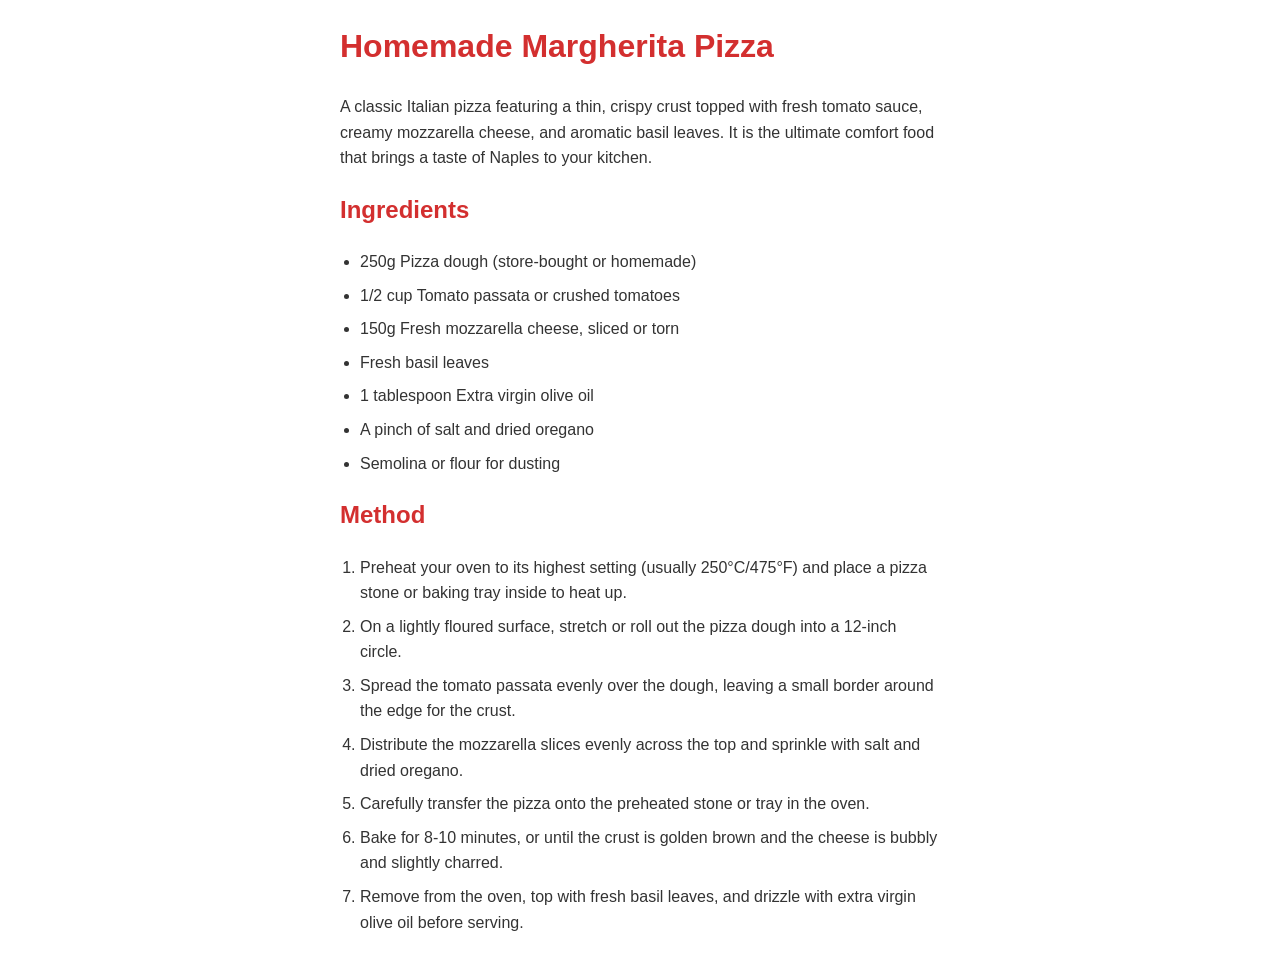
<file: chapter-1/index.html>
<!DOCTYPE html>
<html lang="en">
<head>
    <meta charset="UTF-8">
    <title>Homemade Margherita Pizza Recipe</title>
    <link rel="stylesheet" href="style.css">
</head>
<body>

    <h1>Homemade Margherita Pizza</h1>

    <p>A classic Italian pizza featuring a thin, crispy crust topped with fresh tomato sauce, creamy mozzarella cheese, and aromatic basil leaves. It is the ultimate comfort food that brings a taste of Naples to your kitchen.</p>

    <h2>Ingredients</h2>

    <ul>
        <li>250g Pizza dough (store-bought or homemade)</li>
        <li>1/2 cup Tomato passata or crushed tomatoes</li>
        <li>150g Fresh mozzarella cheese, sliced or torn</li>
        <li>Fresh basil leaves</li>
        <li>1 tablespoon Extra virgin olive oil</li>
        <li>A pinch of salt and dried oregano</li>
        <li>Semolina or flour for dusting</li>
    </ul>

    <h2>Method</h2>

    <ol>
        <li>Preheat your oven to its highest setting (usually 250°C/475°F) and place a pizza stone or baking tray inside to heat up.</li>
        <li>On a lightly floured surface, stretch or roll out the pizza dough into a 12-inch circle.</li>
        <li>Spread the tomato passata evenly over the dough, leaving a small border around the edge for the crust.</li>
        <li>Distribute the mozzarella slices evenly across the top and sprinkle with salt and dried oregano.</li>
        <li>Carefully transfer the pizza onto the preheated stone or tray in the oven.</li>
        <li>Bake for 8-10 minutes, or until the crust is golden brown and the cheese is bubbly and slightly charred.</li>
        <li>Remove from the oven, top with fresh basil leaves, and drizzle with extra virgin olive oil before serving.</li>
    </ol>

</body>
</html>
</file>
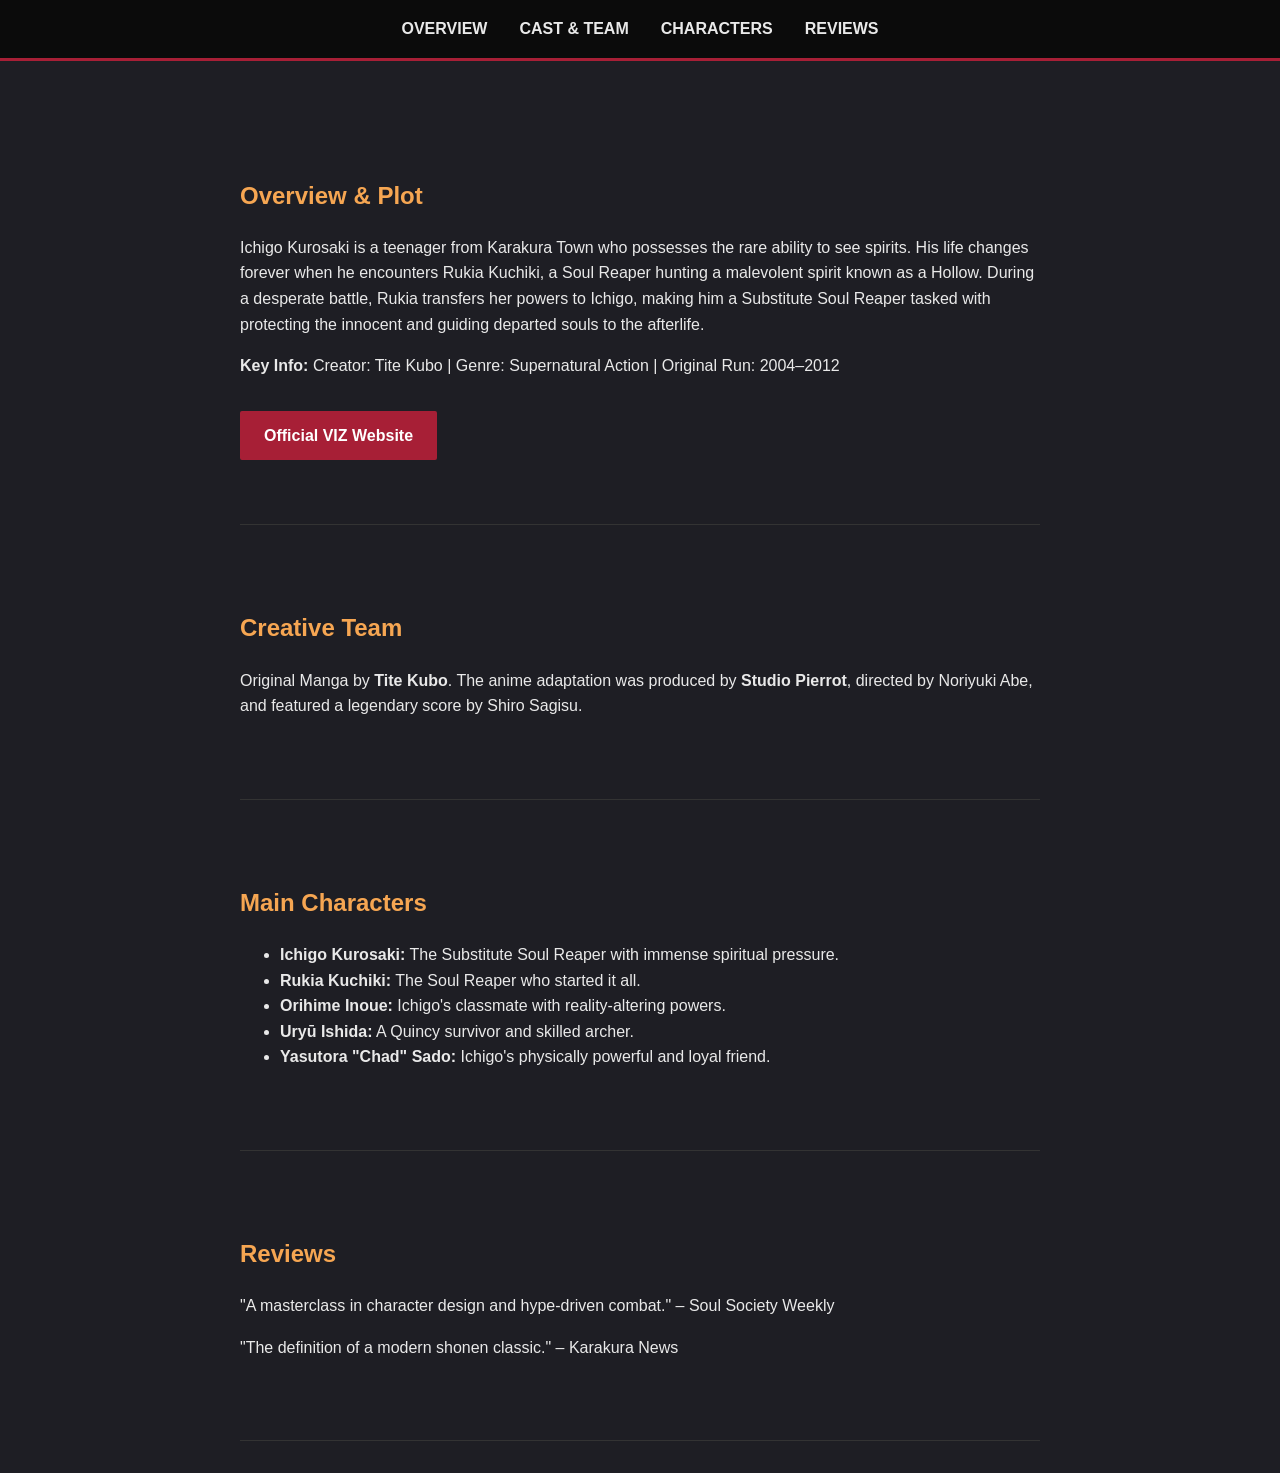
<file: chapter-2/index.html>
<!DOCTYPE html>
<html lang="en">
<head>
    <meta charset="UTF-8">
    <meta name="viewport" content="width=device-width, initial-scale=1.0">
    <title>Bleach | Soul Society Archive</title>
    <link rel="stylesheet" href="style.css">
</head>
<body>

    <nav class="navbar">
        <a href="#overview">Overview</a>
        <a href="#cast">Cast & Team</a>
        <a href="#characters">Characters</a>
        <a href="#reviews">Reviews</a>
    </nav>

    <main class="container">
        <section id="overview" class="content-section">
            <h2>Overview & Plot</h2>
            <p>Ichigo Kurosaki is a teenager from Karakura Town who possesses the rare ability to see spirits. His life changes forever when he encounters Rukia Kuchiki, a Soul Reaper hunting a malevolent spirit known as a Hollow. During a desperate battle, Rukia transfers her powers to Ichigo, making him a Substitute Soul Reaper tasked with protecting the innocent and guiding departed souls to the afterlife.</p>
            <p><strong>Key Info:</strong> Creator: Tite Kubo | Genre: Supernatural Action | Original Run: 2004–2012</p>
            <a href="https://www.viz.com/bleach" target="_blank" class="btn-link">Official VIZ Website</a>
        </section>

        <section id="cast" class="content-section">
            <h2>Creative Team</h2>
            <p>Original Manga by <strong>Tite Kubo</strong>. The anime adaptation was produced by <strong>Studio Pierrot</strong>, directed by Noriyuki Abe, and featured a legendary score by Shiro Sagisu.</p>
        </section>

        <section id="characters" class="content-section">
            <h2>Main Characters</h2>
            <ul>
                <li><strong>Ichigo Kurosaki:</strong> The Substitute Soul Reaper with immense spiritual pressure.</li>
                <li><strong>Rukia Kuchiki:</strong> The Soul Reaper who started it all.</li>
                <li><strong>Orihime Inoue:</strong> Ichigo's classmate with reality-altering powers.</li>
                <li><strong>Uryū Ishida:</strong> A Quincy survivor and skilled archer.</li>
                <li><strong>Yasutora "Chad" Sado:</strong> Ichigo's physically powerful and loyal friend.</li>
            </ul>
        </section>

        <section id="reviews" class="content-section">
            <h2>Reviews</h2>
            <p>"A masterclass in character design and hype-driven combat." – Soul Society Weekly</p>
            <p>"The definition of a modern shonen classic." – Karakura News</p>
        </section>
    </main>

</body>
</html>
</file>
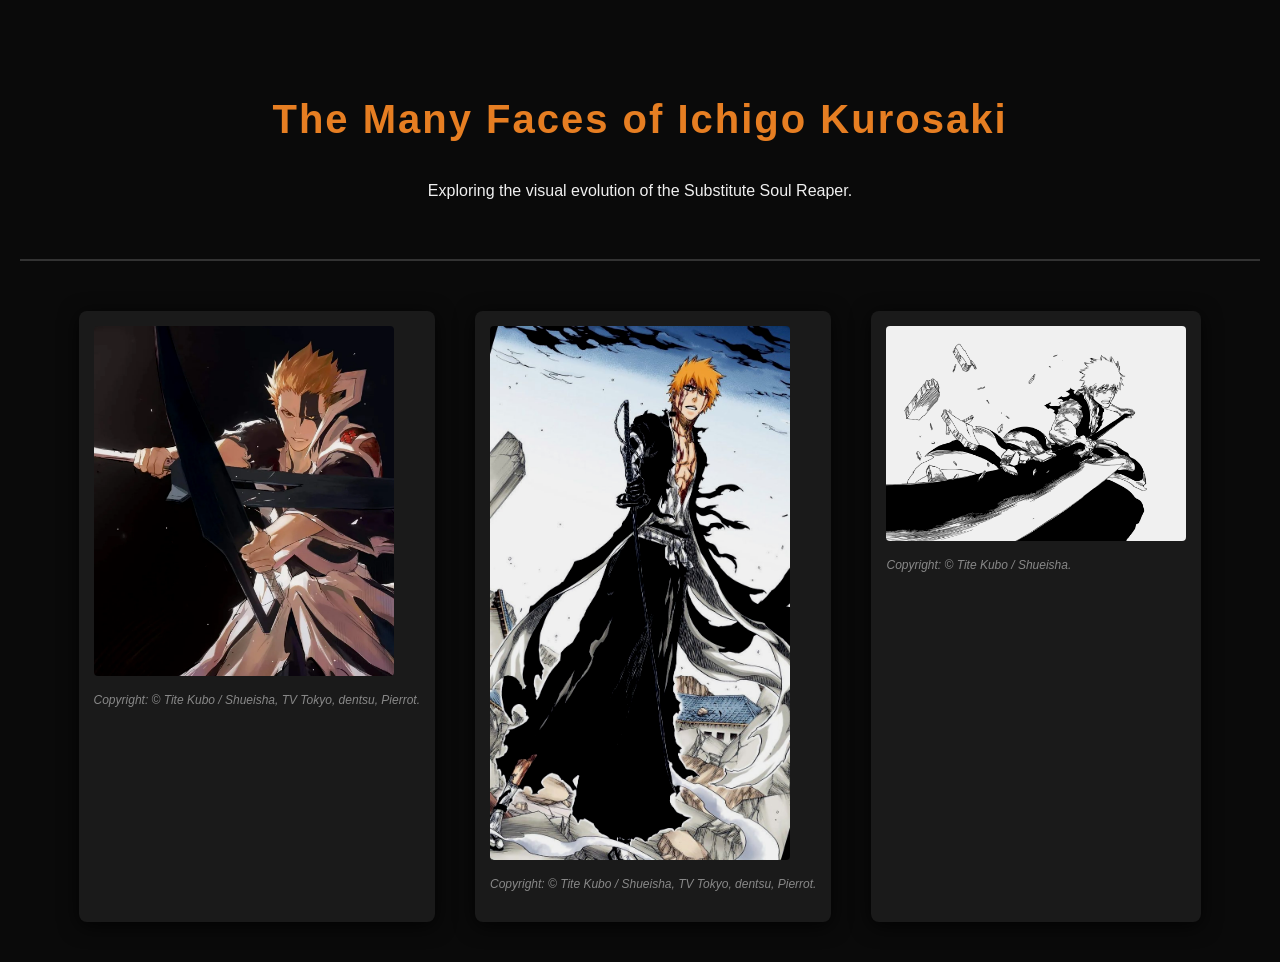
<file: chapter-3/index.html>
<!DOCTYPE html>
<html lang="en">
<head>
    <meta charset="UTF-8">
    <title>Bleach: Evolution of a Substitute Soul Reaper</title>
    <link rel="stylesheet" href="style.css">
</head>
<body>

    <header>
        <h1>The Many Faces of Ichigo Kurosaki</h1>
        <p>Exploring the visual evolution of the Substitute Soul Reaper.</p>
    </header>

    <main class="gallery">
        <div class="image-card">
            <img src="tsi.webp" 
                 alt="Ichigo Kurosaki wielding dual blades" 
                 width="300" height="341" 
                 title="True Shikai Form">
            <p class="license">Copyright: &copy; Tite Kubo / Shueisha, TV Tokyo, dentsu, Pierrot.</p>
        </div>

        <div class="image-card">
            <img src="ichigoat.jpg" 
                 alt="Ichigo Kurosaki in Tensa Zangetsu bankai form" 
                 width="300" height="533" 
                 title="The GOAT: Final Battle Stance">
            <p class="license">Copyright: &copy; Tite Kubo / Shueisha, TV Tokyo, dentsu, Pierrot.</p>
        </div>

        <div class="image-card">
            <img src="ichigos-original-zangetsu.webp" 
                 alt="Black and white manga panel of Ichigo with original Zangetsu" 
                 width="300" height="212" 
                 title="The Beginning: Original Zangetsu">
            <p class="license">Copyright: &copy; Tite Kubo / Shueisha.</p>
        </div>
    </main>

</body>
</html>
</file>
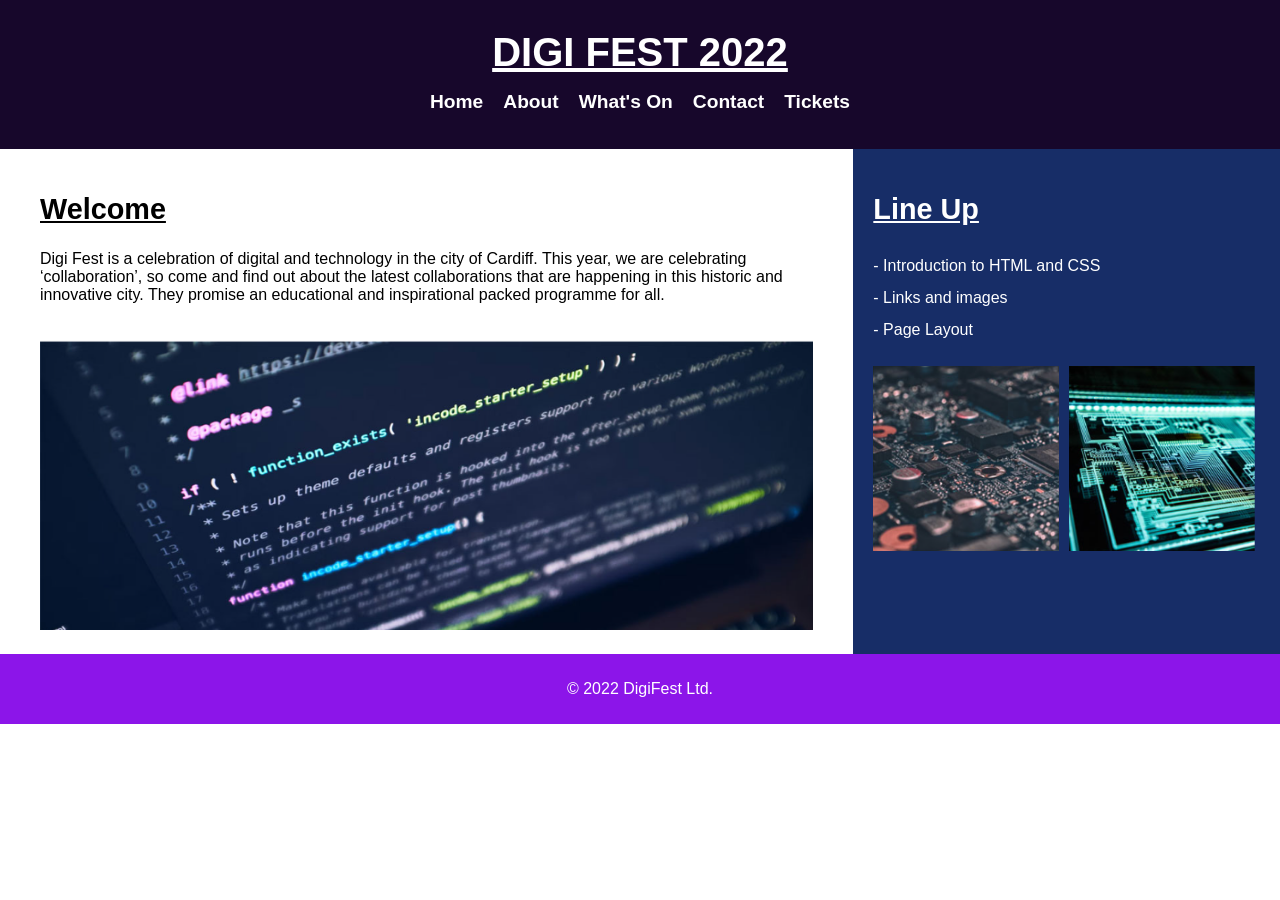
<file: chapter-4/index.html>
<!DOCTYPE html>
<html lang="en">
<head>
    <meta charset="UTF-8">
    <meta name="viewport" content="width=device-width, initial-scale=1.0">
    <title>Digi Fest 2022</title>
    <link rel="stylesheet" href="style.css">
</head>
<body>

    <header class="main-header">
        <h1>DIGI FEST 2022</h1>
        <nav>
            <ul>
                <li><a href="#">Home</a></li>
                <li><a href="#">About</a></li>
                <li><a href="#">What's On</a></li>
                <li><a href="#">Contact</a></li>
                <li><a href="#">Tickets</a></li>
            </ul>
        </nav>
    </header>

    <main class="container">
        <section class="welcome-content">
            <article>
                <h2>Welcome</h2>
                <p>Digi Fest is a celebration of digital and technology in the city of Cardiff. This year, we are celebrating ‘collaboration’, so come and find out about the latest collaborations that are happening in this historic and innovative city. They promise an educational and inspirational packed programme for all.</p>
                <img src="image-1.png" alt="Source code on a screen" class="feature-img">
            </article>
        </section>

        <aside class="sidebar">
            <h2>Line Up</h2>
            <ul class="lineup-list">
                <li>- Introduction to HTML and CSS</li>
                <li>- Links and images</li>
                <li>- Page Layout</li>
            </ul>
            <div class="sidebar-images">
                <img src="image-2.png" alt="Circuit board close up" class="square-img">
                <img src="image-3.png" alt="Digital circuitry" class="square-img">
            </div>
        </aside>
    </main>

    <footer class="main-footer">
        <p>&copy; 2022 DigiFest Ltd.</p>
    </footer>

</body>
</html>
</file>
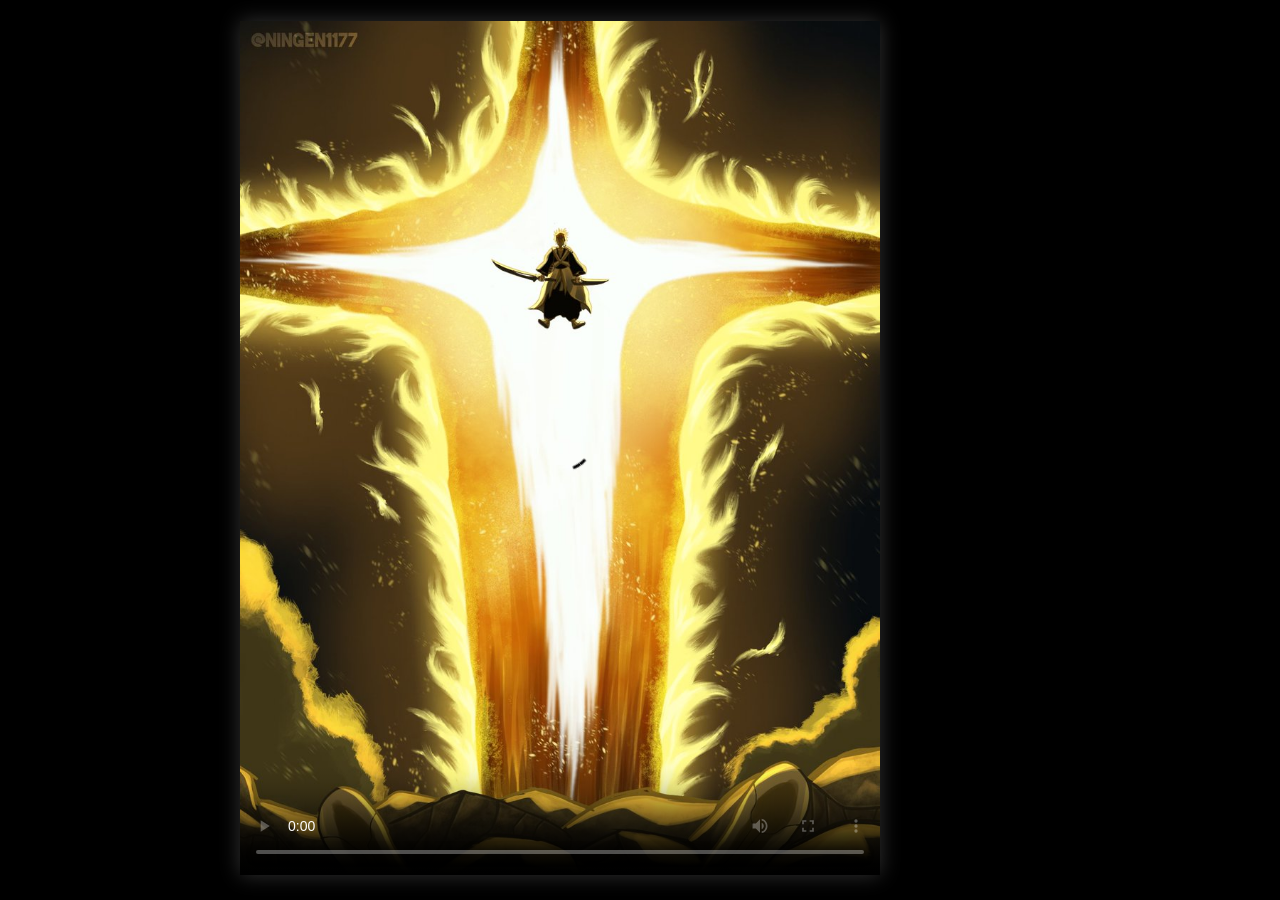
<file: chapter-5/index.html>
<!DOCTYPE html>
<html lang="en">
<head>
    <meta charset="UTF-8">
    <title>Embedded Video Exercise</title>
    <style>
        body, html {
            height: 100%;
            margin: 0;
            display: flex;
            justify-content: center;
            align-items: center;
            background-color: #000;
        }

        video {
            max-width: 80%;
            height: auto;
            box-shadow: 0 0 20px rgba(255, 255, 255, 0.2);
        }
    </style>
</head>
<body>
<main>
<video

     src="getsuga jujisho.mp4" type="video/mp4" height="300" width="800"
     controls 
     loop 
     poster="getsuga jujishou.jpg" height="300" width="800"
       
        Your browser does not support the video tag.

    </video> 

</main>
    
    
    

</body>
</html>
</file>
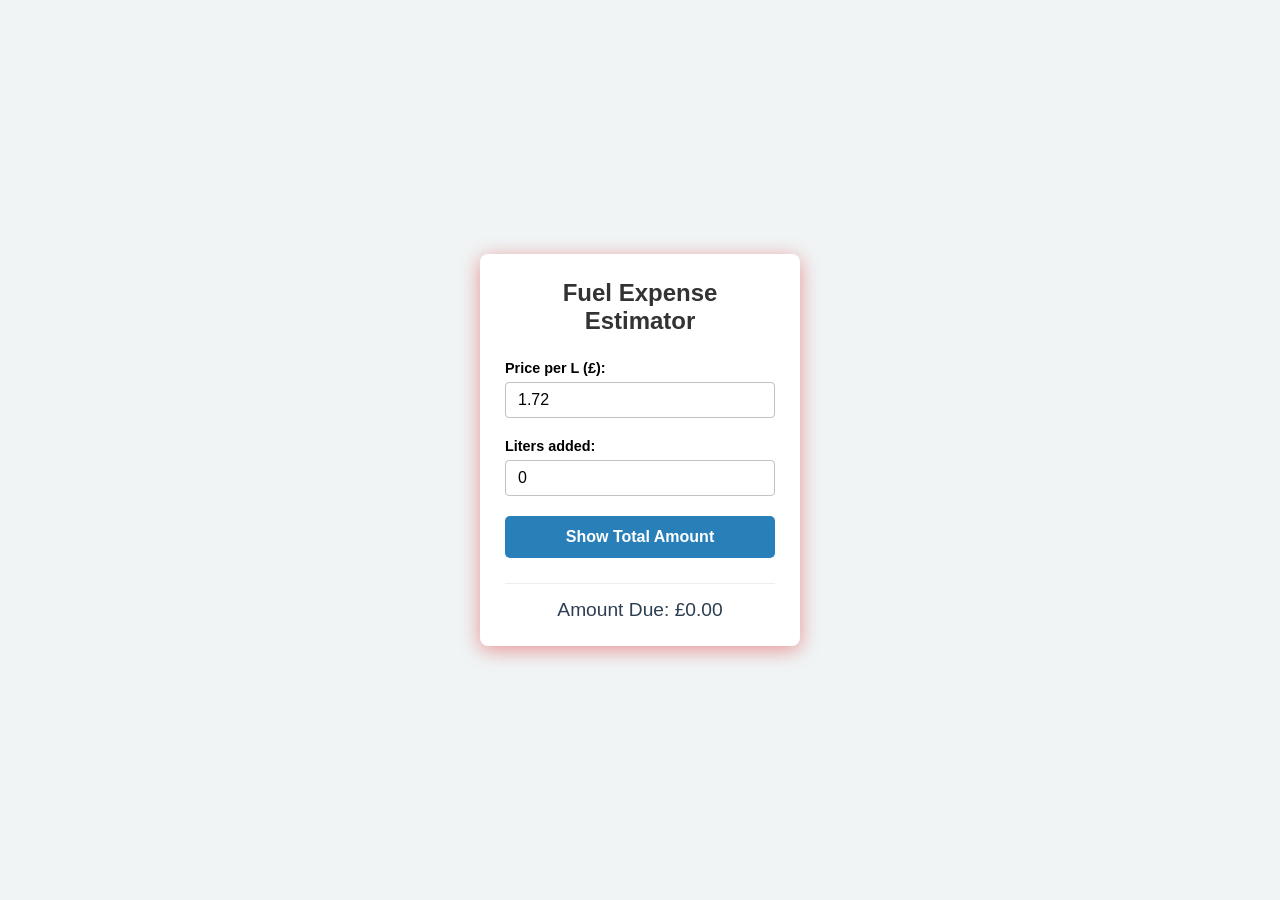
<file: chapter-6/index.html>
<!DOCTYPE html>
<html lang="en">
<head>
    <meta charset="UTF-8">
    <meta name="viewport" content="width=device-width, initial-scale=1.0">
    <title>Fuel Price Tool</title>
    <link rel="stylesheet" href="style.css">
</head>
<body>

    <div class="wrapper">
        <h2>Fuel Expense Estimator</h2>

        <section class="input-group">
            <label for="unitPrice">Price per L (£):</label>
            <input type="number" id="unitPrice" step="0.01" value="1.72">
        </section>

        <section class="input-group">
            <label for="volume">Liters added:</label>
            <input type="number" id="volume" step="0.1" value="0">
        </section>

        <button id="runCalculation">Show Total Amount</button>

        <div id="displayOutput">Amount Due: £0.00</div>
    </div>

    <script src="script.js"></script>
</body>
</html>
</file>
<file: chapter-1/style.css>
body {
    font-family: sans-serif;
    line-height: 1.6;
    max-width: 600px;
    margin: 20px auto;
    padding: 0 15px;
    color: #333;
}

.recipe-img {
    width: 100%;
    height: auto;
    border-radius: 8px;
}

h1, h2 {
    color: #d32f2f; /* Pizza Red */
}

ul, ol {
    padding-left: 20px;
    margin-bottom: 20px;
}

li {
    margin-bottom: 8px;
}
</file>
<file: chapter-2/style.css>
html {
    scroll-behavior: smooth;
}

body {
    font-family: 'Segoe UI', Tahoma, Geneva, Verdana, sans-serif;
    margin: 0;
    padding: 0;
    line-height: 1.6;
    background-color: #1e1e24;
    color: #e9e9e9;
}

.navbar {
    position: sticky;
    top: 0;
    background-color: #0b0b0b;
    padding: 1rem;
    display: flex;
    justify-content: center;
    gap: 2rem;
    z-index: 100;
    border-bottom: 3px solid #a71f36;
}

.navbar a {
    color: #e9e9e9;
    text-decoration: none;
    font-weight: bold;
    text-transform: uppercase;
}

.navbar a:hover {
    color: #f6a652;
}

.container {
    max-width: 800px;
    margin: 0 auto;
    padding: 2rem;
}

.content-section {
    padding: 4rem 0;
    border-bottom: 1px solid #333;
}

h2 {
    color: #f6a652;
}

.btn-link {
    display: inline-block;
    background-color: #a71f36;
    color: #fff;
    padding: 0.75rem 1.5rem;
    text-decoration: none;
    border-radius: 2px;
    font-weight: bold;
    margin-top: 1rem;
    transition: background 0.3s;
}

.btn-link:hover {
    background-color: #f6a652;
    color: #000;
}
</file>
<file: chapter-3/style.css>
body {
    font-family: 'Segoe UI', Tahoma, Geneva, Verdana, sans-serif;
    background-color: #0a0a0a;
    color: #f0f0f0;
    margin: 0;
    padding: 20px;
    line-height: 1.6;
}

header {
    text-align: center;
    padding: 40px 0;
    border-bottom: 2px solid #333;
    margin-bottom: 30px;
}

h1 {
    font-size: 2.5rem;
    letter-spacing: 2px;
    color: #e67e22;
}

.gallery {
    display: flex;
    flex-wrap: wrap;
    justify-content: center;
    gap: 40px;
    padding: 20px;
}

.image-card {
    background-color: #1a1a1a;
    padding: 15px;
    border-radius: 8px;
    box-shadow: 0 4px 20px rgba(0, 0, 0, 0.8);
    transition: transform 0.3s ease;
    max-width: 330px;
}

.image-card:hover {
    transform: translateY(-10px);
}

img {
    display: block;
    max-width: 100%;
    height: auto;
    border-radius: 4px;
    filter: brightness(0.9) contrast(1.1);
    transition: filter 0.3s ease;
}

img:hover {
    filter: brightness(1.1) contrast(1.2) saturate(1.2);
}

.license {
    font-size: 0.75rem;
    color: #888;
    margin-top: 15px;
    font-style: italic;
    text-align: left;
}
</file>
<file: chapter-4/style.css>
/* Layout and typography settings as per specifications */

body {
    font-family: "Arial", sans-serif;
    font-weight: 400;
    color: #000000;
    margin: 0;
    padding: 0;
}

h1, .main-header nav a {
    font-family: "Tahoma", sans-serif;
    font-weight: 700;
}

/* Header styling */
.main-header {
    background-color: #17072b;
    color: #FFFFFF;
    text-align: center;
    padding: 20px 0;
}

.main-header h1 {
    text-decoration: underline;
    font-size: 2.5rem;
    margin: 10px 0;
}

.main-header nav ul {
    list-style: none;
    padding: 0;
    display: flex;
    justify-content: center;
    gap: 20px;
}

.main-header nav a {
    color: #FFFFFF;
    text-decoration: none;
    font-size: 1.2rem;
}

/* Main Layout: Welcome and Sidebar */
.container {
    display: flex;
    min-height: 500px;
}

.welcome-content {
    flex: 2;
    padding: 20px 40px;
}

.welcome-content h2 {
    text-decoration: underline;
    font-size: 1.8rem;
}

.feature-img {
    width: 100%;
    height: auto;
    margin-top: 20px;
}

/* Sidebar styling */
.sidebar {
    background-color: #172d67;
    color: #FFFFFF;
    flex: 1;
    padding: 20px;
}

.sidebar h2 {
    text-decoration: underline;
    font-size: 1.8rem;
}

.lineup-list {
    list-style: none;
    padding: 0;
    line-height: 2;
}

.sidebar-images {
    display: flex;
    gap: 10px;
    margin-top: 20px;
}

.square-img {
    width: 48%;
    aspect-ratio: 1 / 1;
    object-fit: cover;
}

/* Footer styling */
.main-footer {
    background-color: #8c15e9;
    color: #FFFFFF;
    text-align: center;
    padding: 10px 0;
    clear: both;
}
</file>
<file: chapter-6/style.css>
* {
    box-sizing: border-box;
    margin: 0;
    padding: 0;
}

body {
    background-color: #f0f4f5;
    font-family: "Segoe UI", Tahoma, sans-serif;
    display: grid;
    place-items: center;
    min-height: 100vh;
}

.wrapper {
    background: #ffffff;
    width: 320px;
    padding: 25px;
    border-radius: 8px;
    box-shadow: 0 4px 20px rgba(220, 0, 0, 0.4);
    text-align: center;
}

h2 {
    font-size: 1.5rem;
    margin-bottom: 25px;
    color: #333;
}

.input-group {
    margin-bottom: 20px;
    text-align: left;
}

.input-group label {
    display: block;
    font-size: 0.9rem;
    font-weight: 600;
    margin-bottom: 6px;
}

input[type="number"] {
    width: 100%;
    padding: 8px 12px;
    border: 1px solid #bdc3c7;
    border-radius: 4px;
    font-size: 1rem;
}

input[type="number"]:focus {
    outline: 2px solid #2980b9;
    border-color: transparent;
}

button {
    background-color: #2980b9;
    color: #fff;
    border: none;
    padding: 12px;
    width: 100%;
    border-radius: 5px;
    font-size: 1rem;
    font-weight: bold;
    cursor: pointer;
    transition: background 0.2s ease;
}

button:hover {
    background-color: #1c5982;
}

#displayOutput {
    margin-top: 25px;
    font-size: 1.2rem;
    border-top: 1px solid #eee;
    padding-top: 15px;
    color: #2c3e50;
}
</file>
